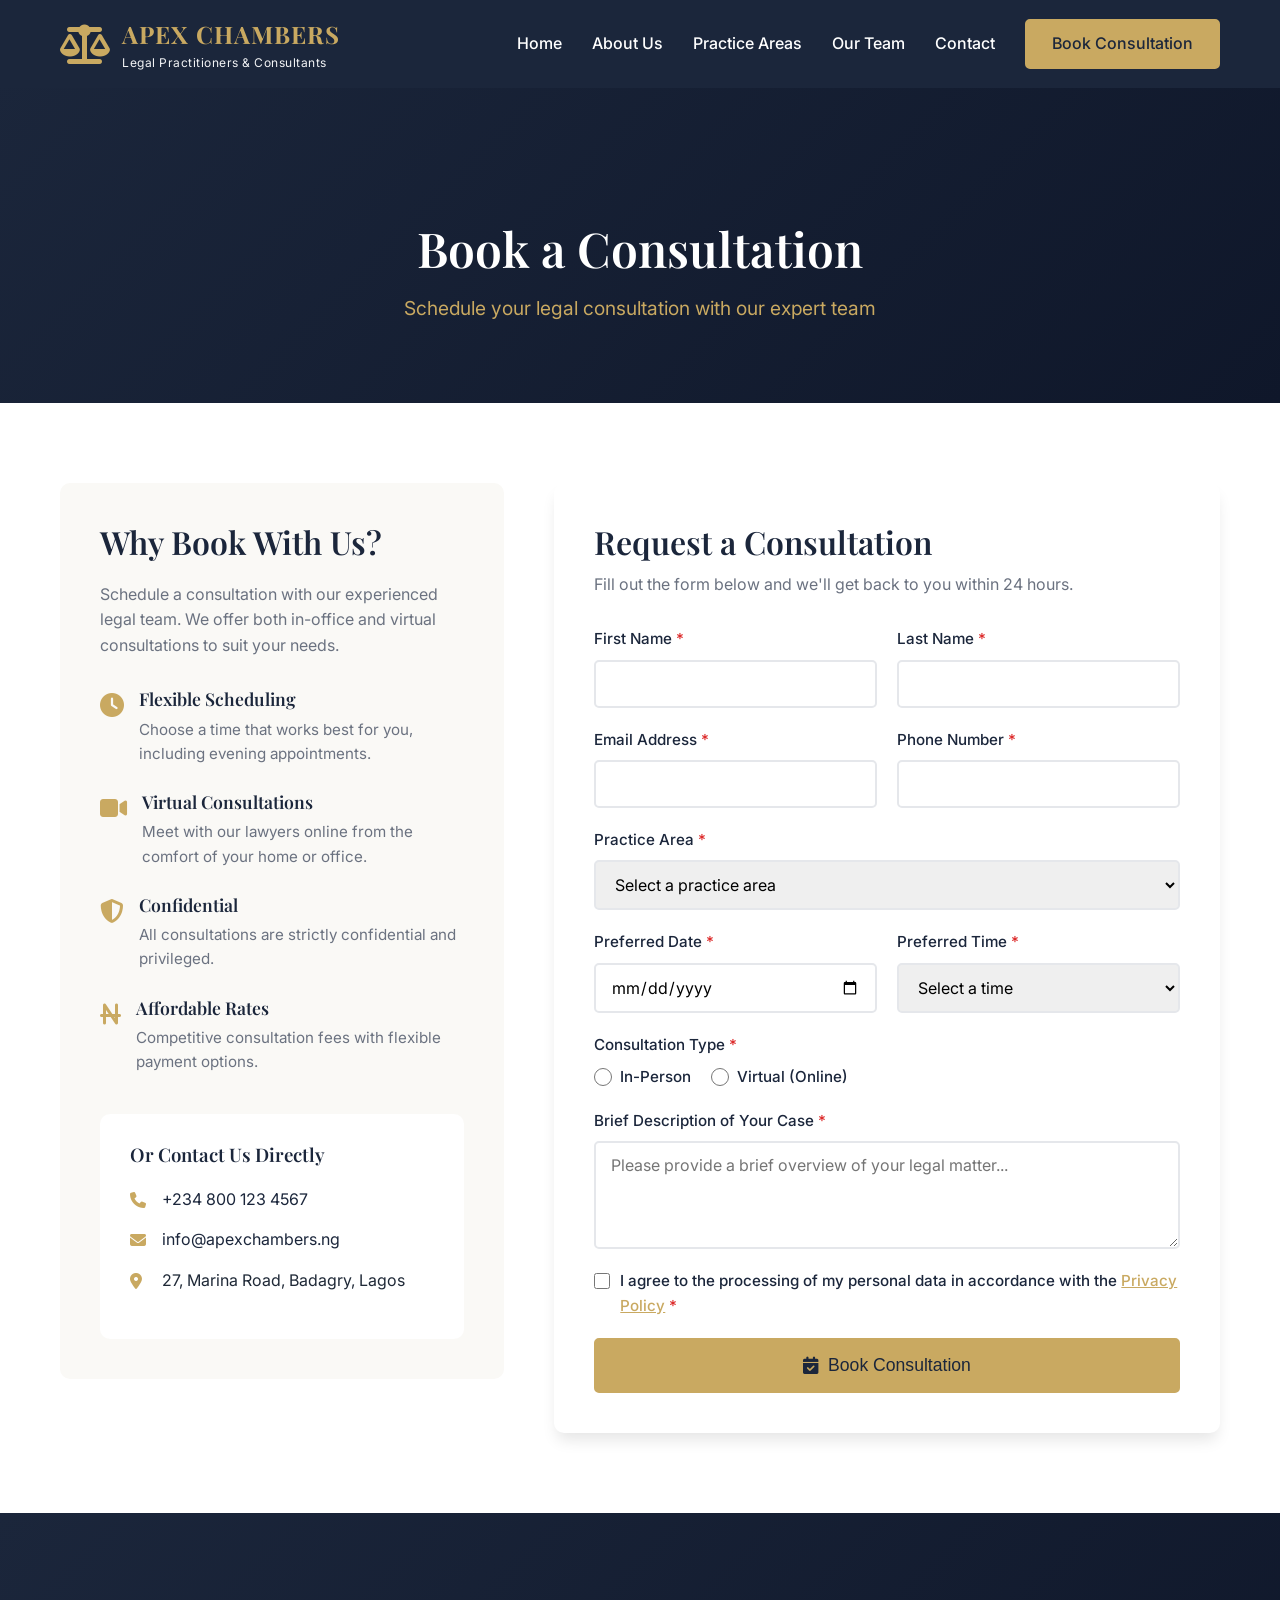
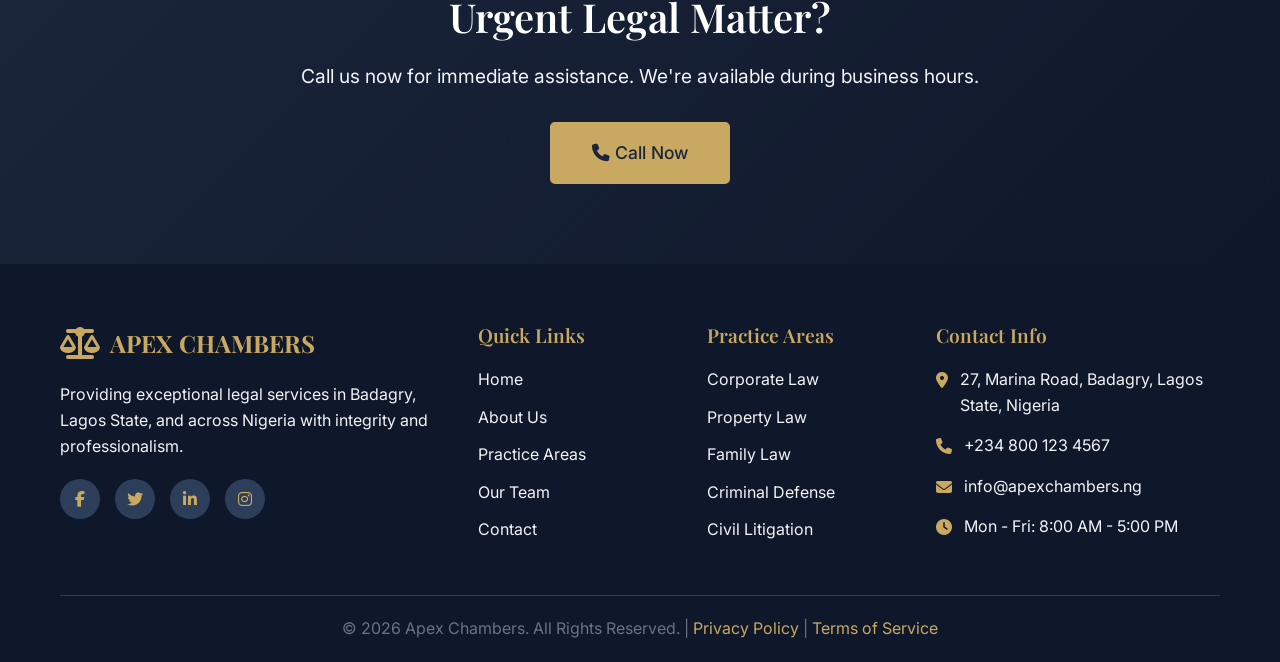
<file: booking.html>
<!DOCTYPE html>
<html lang="en">
<head>
    <meta charset="UTF-8">
    <meta name="viewport" content="width=device-width, initial-scale=1.0">
    <meta name="description" content="Book a consultation with Apex Chambers - Schedule your legal consultation online">
    <title>Book Consultation | Apex Chambers - Badagry Law Firm</title>
    <link rel="stylesheet" href="styles.css">
    <link href="https://fonts.googleapis.com/css2?family=Playfair+Display:wght@400;500;600;700&family=Inter:wght@300;400;500;600&display=swap" rel="stylesheet">
    <link rel="stylesheet" href="https://cdnjs.cloudflare.com/ajax/libs/font-awesome/6.4.0/css/all.min.css">
</head>
<body>
    <!-- Navigation -->
    <nav class="navbar" id="navbar">
        <div class="container">
            <div class="nav-wrapper">
                <div class="logo">
                    <i class="fas fa-scale-balanced"></i>
                    <div class="logo-text">
                        <span class="logo-main">APEX CHAMBERS</span>
                        <span class="logo-sub">Legal Practitioners & Consultants</span>
                    </div>
                </div>
                
                <button class="mobile-menu-toggle" id="mobileMenuToggle" aria-label="Toggle menu">
                    <span></span>
                    <span></span>
                    <span></span>
                </button>

                <ul class="nav-menu" id="navMenu">
                    <li><a href="index.html" class="nav-link">Home</a></li>
                    <li><a href="about.html" class="nav-link">About Us</a></li>
                    <li><a href="practice.html" class="nav-link">Practice Areas</a></li>
                    <li><a href="team.html" class="nav-link">Our Team</a></li>
                    <li><a href="contact.html" class="nav-link">Contact</a></li>
                    <li><a href="booking.html" class="btn btn-primary nav-cta">Book Consultation</a></li>
                </ul>
            </div>
        </div>
    </nav>

    <!-- Page Header -->
    <section class="page-header">
        <div class="container">
            <h1>Book a Consultation</h1>
            <p>Schedule your legal consultation with our expert team</p>
        </div>
    </section>

    <!-- Booking Section -->
    <section class="section-padding">
        <div class="container">
            <div class="booking-container">
                <div class="booking-info">
                    <h2>Why Book With Us?</h2>
                    <p>Schedule a consultation with our experienced legal team. We offer both in-office and virtual consultations to suit your needs.</p>
                    
                    <div class="booking-features">
                        <div class="booking-feature">
                            <i class="fas fa-clock"></i>
                            <div>
                                <h4>Flexible Scheduling</h4>
                                <p>Choose a time that works best for you, including evening appointments.</p>
                            </div>
                        </div>
                        
                        <div class="booking-feature">
                            <i class="fas fa-video"></i>
                            <div>
                                <h4>Virtual Consultations</h4>
                                <p>Meet with our lawyers online from the comfort of your home or office.</p>
                            </div>
                        </div>
                        
                        <div class="booking-feature">
                            <i class="fas fa-shield-halved"></i>
                            <div>
                                <h4>Confidential</h4>
                                <p>All consultations are strictly confidential and privileged.</p>
                            </div>
                        </div>
                        
                        <div class="booking-feature">
                            <i class="fas fa-naira-sign"></i>
                            <div>
                                <h4>Affordable Rates</h4>
                                <p>Competitive consultation fees with flexible payment options.</p>
                            </div>
                        </div>
                    </div>
                    
                    <div class="booking-contact">
                        <h3>Or Contact Us Directly</h3>
                        <ul>
                            <li><i class="fas fa-phone"></i> <a href="tel:+2348001234567">+234 800 123 4567</a></li>
                            <li><i class="fas fa-envelope"></i> <a href="mailto:info@apexchambers.ng">info@apexchambers.ng</a></li>
                            <li><i class="fas fa-location-dot"></i> 27, Marina Road, Badagry, Lagos</li>
                        </ul>
                    </div>
                </div>
                
                <div class="booking-form-wrapper">
                    <h2>Request a Consultation</h2>
                    <p>Fill out the form below and we'll get back to you within 24 hours.</p>
                    
                    <form id="bookingForm" class="booking-form">
                        <div class="form-row">
                            <div class="form-group">
                                <label for="firstName">First Name <span class="required">*</span></label>
                                <input type="text" id="firstName" name="firstName" required>
                            </div>
                            
                            <div class="form-group">
                                <label for="lastName">Last Name <span class="required">*</span></label>
                                <input type="text" id="lastName" name="lastName" required>
                            </div>
                        </div>
                        
                        <div class="form-row">
                            <div class="form-group">
                                <label for="email">Email Address <span class="required">*</span></label>
                                <input type="email" id="email" name="email" required>
                            </div>
                            
                            <div class="form-group">
                                <label for="phone">Phone Number <span class="required">*</span></label>
                                <input type="tel" id="phone" name="phone" required>
                            </div>
                        </div>
                        
                        <div class="form-group">
                            <label for="practiceArea">Practice Area <span class="required">*</span></label>
                            <select id="practiceArea" name="practiceArea" required>
                                <option value="">Select a practice area</option>
                                <option value="corporate">Corporate & Commercial Law</option>
                                <option value="property">Property & Real Estate</option>
                                <option value="family">Family Law</option>
                                <option value="criminal">Criminal Defense</option>
                                <option value="litigation">Civil Litigation</option>
                                <option value="immigration">Immigration Law</option>
                                <option value="other">Other</option>
                            </select>
                        </div>
                        
                        <div class="form-row">
                            <div class="form-group">
                                <label for="preferredDate">Preferred Date <span class="required">*</span></label>
                                <input type="date" id="preferredDate" name="preferredDate" required>
                            </div>
                            
                            <div class="form-group">
                                <label for="preferredTime">Preferred Time <span class="required">*</span></label>
                                <select id="preferredTime" name="preferredTime" required>
                                    <option value="">Select a time</option>
                                    <option value="9:00 AM">9:00 AM</option>
                                    <option value="10:00 AM">10:00 AM</option>
                                    <option value="11:00 AM">11:00 AM</option>
                                    <option value="12:00 PM">12:00 PM</option>
                                    <option value="2:00 PM">2:00 PM</option>
                                    <option value="3:00 PM">3:00 PM</option>
                                    <option value="4:00 PM">4:00 PM</option>
                                </select>
                            </div>
                        </div>
                        
                        <div class="form-group">
                            <label for="consultationType">Consultation Type <span class="required">*</span></label>
                            <div class="radio-group">
                                <label class="radio-label">
                                    <input type="radio" name="consultationType" value="in-person" required>
                                    <span>In-Person</span>
                                </label>
                                <label class="radio-label">
                                    <input type="radio" name="consultationType" value="virtual">
                                    <span>Virtual (Online)</span>
                                </label>
                            </div>
                        </div>
                        
                        <div class="form-group">
                            <label for="message">Brief Description of Your Case <span class="required">*</span></label>
                            <textarea id="message" name="message" rows="4" required placeholder="Please provide a brief overview of your legal matter..."></textarea>
                        </div>
                        
                        <div class="form-group">
                            <label class="checkbox-label">
                                <input type="checkbox" name="consent" required>
                                <span>I agree to the processing of my personal data in accordance with the <a href="#">Privacy Policy</a> <span class="required">*</span></span>
                            </label>
                        </div>
                        
                        <button type="submit" class="btn btn-primary btn-lg btn-block">
                            <i class="fas fa-calendar-check"></i> Book Consultation
                        </button>
                    </form>
                </div>
            </div>
        </div>
    </section>

    <!-- CTA Section -->
    <section class="cta-section">
        <div class="container">
            <div class="cta-content">
                <h2>Urgent Legal Matter?</h2>
                <p>Call us now for immediate assistance. We're available during business hours.</p>
                <div class="cta-buttons">
                    <a href="tel:+2348001234567" class="btn btn-primary btn-lg"><i class="fas fa-phone"></i> Call Now</a>
                </div>
            </div>
        </div>
    </section>

    <!-- Footer -->
    <footer class="footer">
        <div class="container">
            <div class="footer-grid">
                <div class="footer-col">
                    <div class="footer-logo">
                        <i class="fas fa-scale-balanced"></i>
                        <span>APEX CHAMBERS</span>
                    </div>
                    <p>Providing exceptional legal services in Badagry, Lagos State, and across Nigeria with integrity and professionalism.</p>
                    <div class="social-links">
                        <a href="#" aria-label="Facebook"><i class="fab fa-facebook-f"></i></a>
                        <a href="#" aria-label="Twitter"><i class="fab fa-twitter"></i></a>
                        <a href="#" aria-label="LinkedIn"><i class="fab fa-linkedin-in"></i></a>
                        <a href="#" aria-label="Instagram"><i class="fab fa-instagram"></i></a>
                    </div>
                </div>
                
                <div class="footer-col">
                    <h4>Quick Links</h4>
                    <ul class="footer-links">
                        <li><a href="index.html">Home</a></li>
                        <li><a href="about.html">About Us</a></li>
                        <li><a href="practice.html">Practice Areas</a></li>
                        <li><a href="team.html">Our Team</a></li>
                        <li><a href="contact.html">Contact</a></li>
                    </ul>
                </div>
                
                <div class="footer-col">
                    <h4>Practice Areas</h4>
                    <ul class="footer-links">
                        <li><a href="practice.html#corporate">Corporate Law</a></li>
                        <li><a href="practice.html#property">Property Law</a></li>
                        <li><a href="practice.html#family">Family Law</a></li>
                        <li><a href="practice.html#criminal">Criminal Defense</a></li>
                        <li><a href="practice.html#litigation">Civil Litigation</a></li>
                    </ul>
                </div>
                
                <div class="footer-col">
                    <h4>Contact Info</h4>
                    <ul class="contact-info">
                        <li><i class="fas fa-location-dot"></i> 27, Marina Road, Badagry, Lagos State, Nigeria</li>
                        <li><i class="fas fa-phone"></i> <a href="tel:+2348001234567">+234 800 123 4567</a></li>
                        <li><i class="fas fa-envelope"></i> <a href="mailto:info@apexchambers.ng">info@apexchambers.ng</a></li>
                        <li><i class="fas fa-clock"></i> Mon - Fri: 8:00 AM - 5:00 PM</li>
                    </ul>
                </div>
            </div>
            
            <div class="footer-bottom">
                <p>&copy; 2026 Apex Chambers. All Rights Reserved. | <a href="#">Privacy Policy</a> | <a href="#">Terms of Service</a></p>
            </div>
        </div>
    </footer>

    <script src="script.js"></script>
</body>
</html>
</file>
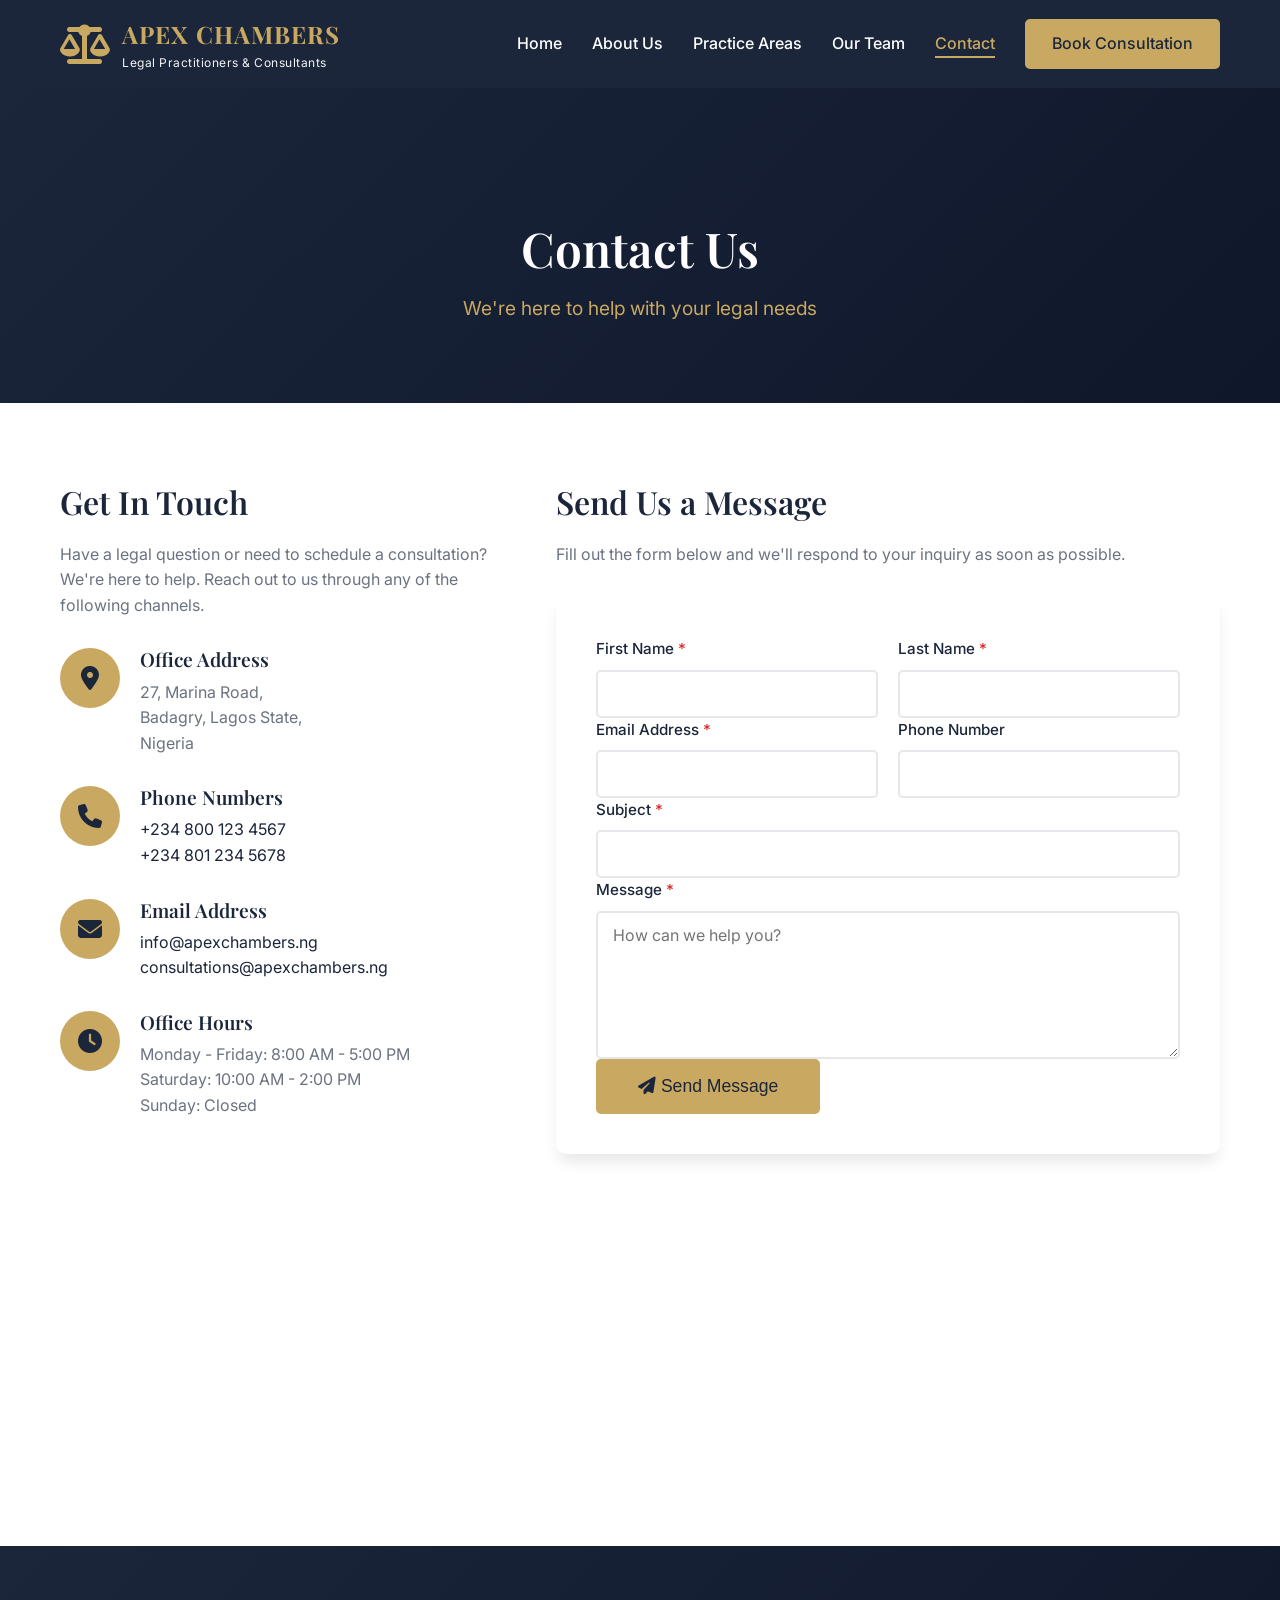
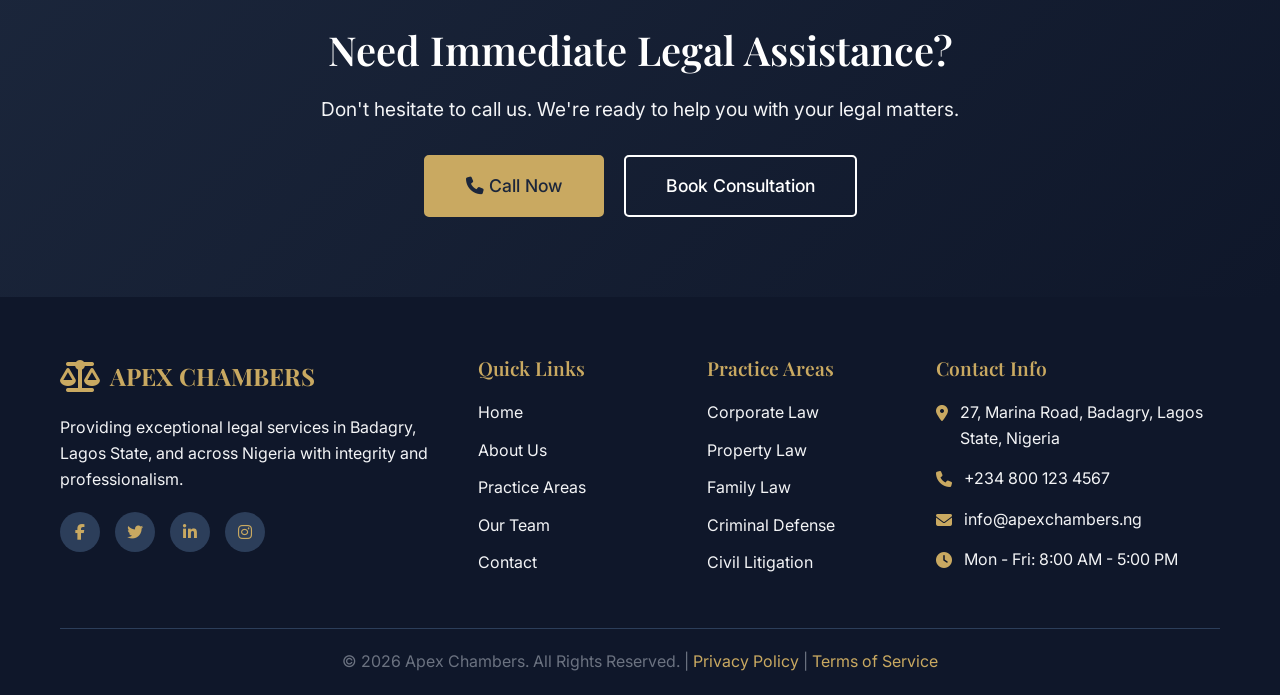
<file: contact.html>
<!DOCTYPE html>
<html lang="en">
<head>
    <meta charset="UTF-8">
    <meta name="viewport" content="width=device-width, initial-scale=1.0">
    <meta name="description" content="Contact Apex Chambers - Get in touch with our law firm in Badagry, Lagos">
    <title>Contact Us | Apex Chambers - Badagry Law Firm</title>
    <link rel="stylesheet" href="styles.css">
    <link href="https://fonts.googleapis.com/css2?family=Playfair+Display:wght@400;500;600;700&family=Inter:wght@300;400;500;600&display=swap" rel="stylesheet">
    <link rel="stylesheet" href="https://cdnjs.cloudflare.com/ajax/libs/font-awesome/6.4.0/css/all.min.css">
</head>
<body>
    <!-- Navigation -->
    <nav class="navbar" id="navbar">
        <div class="container">
            <div class="nav-wrapper">
                <div class="logo">
                    <i class="fas fa-scale-balanced"></i>
                    <div class="logo-text">
                        <span class="logo-main">APEX CHAMBERS</span>
                        <span class="logo-sub">Legal Practitioners & Consultants</span>
                    </div>
                </div>
                
                <button class="mobile-menu-toggle" id="mobileMenuToggle" aria-label="Toggle menu">
                    <span></span>
                    <span></span>
                    <span></span>
                </button>

                <ul class="nav-menu" id="navMenu">
                    <li><a href="index.html" class="nav-link">Home</a></li>
                    <li><a href="about.html" class="nav-link">About Us</a></li>
                    <li><a href="practice.html" class="nav-link">Practice Areas</a></li>
                    <li><a href="team.html" class="nav-link">Our Team</a></li>
                    <li><a href="contact.html" class="nav-link active">Contact</a></li>
                    <li><a href="booking.html" class="btn btn-primary nav-cta">Book Consultation</a></li>
                </ul>
            </div>
        </div>
    </nav>

    <!-- Page Header -->
    <section class="page-header">
        <div class="container">
            <h1>Contact Us</h1>
            <p>We're here to help with your legal needs</p>
        </div>
    </section>

    <!-- Contact Section -->
    <section class="section-padding">
        <div class="container">
            <div class="contact-container">
                <div class="contact-info-section">
                    <h2>Get In Touch</h2>
                    <p>Have a legal question or need to schedule a consultation? We're here to help. Reach out to us through any of the following channels.</p>
                    
                    <div class="contact-details">
                        <div class="contact-detail-item">
                            <div class="contact-icon">
                                <i class="fas fa-location-dot"></i>
                            </div>
                            <div>
                                <h4>Office Address</h4>
                                <p>27, Marina Road,<br>Badagry, Lagos State,<br>Nigeria</p>
                            </div>
                        </div>
                        
                        <div class="contact-detail-item">
                            <div class="contact-icon">
                                <i class="fas fa-phone"></i>
                            </div>
                            <div>
                                <h4>Phone Numbers</h4>
                                <p><a href="tel:+2348001234567">+234 800 123 4567</a><br><a href="tel:+2348012345678">+234 801 234 5678</a></p>
                            </div>
                        </div>
                        
                        <div class="contact-detail-item">
                            <div class="contact-icon">
                                <i class="fas fa-envelope"></i>
                            </div>
                            <div>
                                <h4>Email Address</h4>
                                <p><a href="mailto:info@apexchambers.ng">info@apexchambers.ng</a><br><a href="mailto:consultations@apexchambers.ng">consultations@apexchambers.ng</a></p>
                            </div>
                        </div>
                        
                        <div class="contact-detail-item">
                            <div class="contact-icon">
                                <i class="fas fa-clock"></i>
                            </div>
                            <div>
                                <h4>Office Hours</h4>
                                <p>Monday - Friday: 8:00 AM - 5:00 PM<br>Saturday: 10:00 AM - 2:00 PM<br>Sunday: Closed</p>
                            </div>
                        </div>
                    </div>
                    
                    <div class="map-container">
                        <iframe src="https://www.google.com/maps/embed?pb=!1m18!1m12!1m3!1d126526.78984746544!2d2.8167!3d6.4167!2m3!1f0!2f0!3f0!3m2!1i1024!2i768!4f13.1!3m3!1m2!1s0x102bfb1c3b0b0b0b%3A0x0b0b0b0b0b0b0b0b!2sBadagry%2C%20Lagos!5e0!3m2!1sen!2sng!4v1234567890" width="100%" height="300" style="border:0; border-radius: 10px;" allowfullscreen="" loading="lazy"></iframe>
                    </div>
                </div>
                
                <div class="contact-form-section">
                    <h2>Send Us a Message</h2>
                    <p>Fill out the form below and we'll respond to your inquiry as soon as possible.</p>
                    
                    <form id="contactForm" class="contact-form">
                        <div class="form-row">
                            <div class="form-group">
                                <label for="contactFirstName">First Name <span class="required">*</span></label>
                                <input type="text" id="contactFirstName" name="firstName" required>
                            </div>
                            
                            <div class="form-group">
                                <label for="contactLastName">Last Name <span class="required">*</span></label>
                                <input type="text" id="contactLastName" name="lastName" required>
                            </div>
                        </div>
                        
                        <div class="form-row">
                            <div class="form-group">
                                <label for="contactEmail">Email Address <span class="required">*</span></label>
                                <input type="email" id="contactEmail" name="email" required>
                            </div>
                            
                            <div class="form-group">
                                <label for="contactPhone">Phone Number</label>
                                <input type="tel" id="contactPhone" name="phone">
                            </div>
                        </div>
                        
                        <div class="form-group">
                            <label for="subject">Subject <span class="required">*</span></label>
                            <input type="text" id="subject" name="subject" required>
                        </div>
                        
                        <div class="form-group">
                            <label for="contactMessage">Message <span class="required">*</span></label>
                            <textarea id="contactMessage" name="message" rows="6" required placeholder="How can we help you?"></textarea>
                        </div>
                        
                        <button type="submit" class="btn btn-primary btn-lg">
                            <i class="fas fa-paper-plane"></i> Send Message
                        </button>
                    </form>
                </div>
            </div>
        </div>
    </section>

    <!-- CTA Section -->
    <section class="cta-section">
        <div class="container">
            <div class="cta-content">
                <h2>Need Immediate Legal Assistance?</h2>
                <p>Don't hesitate to call us. We're ready to help you with your legal matters.</p>
                <div class="cta-buttons">
                    <a href="tel:+2348001234567" class="btn btn-primary btn-lg"><i class="fas fa-phone"></i> Call Now</a>
                    <a href="booking.html" class="btn btn-outline-light btn-lg">Book Consultation</a>
                </div>
            </div>
        </div>
    </section>

    <!-- Footer -->
    <footer class="footer">
        <div class="container">
            <div class="footer-grid">
                <div class="footer-col">
                    <div class="footer-logo">
                        <i class="fas fa-scale-balanced"></i>
                        <span>APEX CHAMBERS</span>
                    </div>
                    <p>Providing exceptional legal services in Badagry, Lagos State, and across Nigeria with integrity and professionalism.</p>
                    <div class="social-links">
                        <a href="#" aria-label="Facebook"><i class="fab fa-facebook-f"></i></a>
                        <a href="#" aria-label="Twitter"><i class="fab fa-twitter"></i></a>
                        <a href="#" aria-label="LinkedIn"><i class="fab fa-linkedin-in"></i></a>
                        <a href="#" aria-label="Instagram"><i class="fab fa-instagram"></i></a>
                    </div>
                </div>
                
                <div class="footer-col">
                    <h4>Quick Links</h4>
                    <ul class="footer-links">
                        <li><a href="index.html">Home</a></li>
                        <li><a href="about.html">About Us</a></li>
                        <li><a href="practice.html">Practice Areas</a></li>
                        <li><a href="team.html">Our Team</a></li>
                        <li><a href="contact.html">Contact</a></li>
                    </ul>
                </div>
                
                <div class="footer-col">
                    <h4>Practice Areas</h4>
                    <ul class="footer-links">
                        <li><a href="practice.html#corporate">Corporate Law</a></li>
                        <li><a href="practice.html#property">Property Law</a></li>
                        <li><a href="practice.html#family">Family Law</a></li>
                        <li><a href="practice.html#criminal">Criminal Defense</a></li>
                        <li><a href="practice.html#litigation">Civil Litigation</a></li>
                    </ul>
                </div>
                
                <div class="footer-col">
                    <h4>Contact Info</h4>
                    <ul class="contact-info">
                        <li><i class="fas fa-location-dot"></i> 27, Marina Road, Badagry, Lagos State, Nigeria</li>
                        <li><i class="fas fa-phone"></i> <a href="tel:+2348001234567">+234 800 123 4567</a></li>
                        <li><i class="fas fa-envelope"></i> <a href="mailto:info@apexchambers.ng">info@apexchambers.ng</a></li>
                        <li><i class="fas fa-clock"></i> Mon - Fri: 8:00 AM - 5:00 PM</li>
                    </ul>
                </div>
            </div>
            
            <div class="footer-bottom">
                <p>&copy; 2026 Apex Chambers. All Rights Reserved. | <a href="#">Privacy Policy</a> | <a href="#">Terms of Service</a></p>
            </div>
        </div>
    </footer>

    <script src="script.js"></script>
</body>
</html>
</file>
<file: styles.css>
/* ===== CSS VARIABLES ===== */
:root {
    --gold: #C9A961;
    --gold-dark: #B8944F;
    --gold-light: #D4BC7E;
    --navy: #1B263B;
    --navy-dark: #0F172A;
    --navy-light: #2C3E5A;
    --cream: #FAF9F6;
    --white: #FFFFFF;
    --gray: #6B7280;
    --gray-light: #F3F4F6;
    --text-dark: #1F2937;
    --shadow: 0 4px 6px -1px rgba(0, 0, 0, 0.1);
    --shadow-lg: 0 10px 15px -3px rgba(0, 0, 0, 0.1);
    --transition: all 0.3s ease;
}

/* ===== RESET & BASE STYLES ===== */
* {
    margin: 0;
    padding: 0;
    box-sizing: border-box;
}

html {
    scroll-behavior: smooth;
}

body {
    font-family: 'Inter', sans-serif;
    color: var(--text-dark);
    line-height: 1.6;
    overflow-x: hidden;
}

h1, h2, h3, h4, h5, h6 {
    font-family: 'Playfair Display', serif;
    font-weight: 600;
    line-height: 1.2;
}

a {
    text-decoration: none;
    color: inherit;
    transition: var(--transition);
}

img {
    max-width: 100%;
    height: auto;
    display: block;
}

/* ===== UTILITY CLASSES ===== */
.container {
    max-width: 1200px;
    margin: 0 auto;
    padding: 0 20px;
}

.section-padding {
    padding: 80px 0;
}

.bg-light {
    background-color: var(--cream);
}

.text-center {
    text-align: center;
}

.mt-1 { margin-top: 1rem; }
.mt-2 { margin-top: 2rem; }

/* ===== BUTTONS ===== */
.btn {
    display: inline-block;
    padding: 12px 30px;
    border-radius: 5px;
    font-weight: 500;
    text-align: center;
    cursor: pointer;
    transition: var(--transition);
    border: 2px solid transparent;
    font-size: 1rem;
}

.btn-primary {
    background-color: var(--gold);
    color: var(--navy);
    border-color: var(--gold);
}

.btn-primary:hover {
    background-color: var(--gold-dark);
    border-color: var(--gold-dark);
    transform: translateY(-2px);
    box-shadow: var(--shadow-lg);
}

.btn-outline {
    background-color: transparent;
    color: var(--white);
    border-color: var(--white);
}

.btn-outline:hover {
    background-color: var(--white);
    color: var(--navy);
}

.btn-outline-light {
    background-color: transparent;
    color: var(--white);
    border-color: var(--white);
}

.btn-outline-light:hover {
    background-color: var(--white);
    color: var(--navy);
}

.btn-lg {
    padding: 15px 40px;
    font-size: 1.1rem;
}

/* ===== NAVIGATION ===== */
.navbar {
    position: fixed;
    top: 0;
    left: 0;
    right: 0;
    background-color: var(--navy);
    z-index: 1000;
    transition: var(--transition);
    padding: 15px 0;
}

.navbar.scrolled {
    background-color: rgba(27, 38, 59, 0.98);
    box-shadow: var(--shadow);
    padding: 10px 0;
}

.nav-wrapper {
    display: flex;
    justify-content: space-between;
    align-items: center;
}

.logo {
    display: flex;
    align-items: center;
    gap: 12px;
    color: var(--gold);
}

.logo i {
    font-size: 2.5rem;
}

.logo-text {
    display: flex;
    flex-direction: column;
}

.logo-main {
    font-family: 'Playfair Display', serif;
    font-size: 1.5rem;
    font-weight: 700;
    letter-spacing: 1px;
}

.logo-sub {
    font-size: 0.75rem;
    color: var(--gray-light);
    letter-spacing: 0.5px;
}

.nav-menu {
    display: flex;
    list-style: none;
    align-items: center;
    gap: 30px;
}

.nav-link {
    color: var(--white);
    font-weight: 500;
    position: relative;
    padding: 5px 0;
}

.nav-link::after {
    content: '';
    position: absolute;
    bottom: 0;
    left: 0;
    width: 0;
    height: 2px;
    background-color: var(--gold);
    transition: var(--transition);
}

.nav-link:hover::after,
.nav-link.active::after {
    width: 100%;
}

.nav-link:hover,
.nav-link.active {
    color: var(--gold);
}

.nav-cta {
    padding: 10px 25px;
}

.mobile-menu-toggle {
    display: none;
    flex-direction: column;
    gap: 5px;
    background: none;
    border: none;
    cursor: pointer;
    padding: 5px;
}

.mobile-menu-toggle span {
    width: 25px;
    height: 3px;
    background-color: var(--gold);
    transition: var(--transition);
    border-radius: 3px;
}

/* ===== HERO CAROUSEL ===== */
.hero-carousel {
    position: relative;
    height: 100vh;
    min-height: 600px;
    overflow: hidden;
}

.carousel-container {
    height: 100%;
    position: relative;
}

.carousel-slide {
    position: absolute;
    top: 0;
    left: 0;
    width: 100%;
    height: 100%;
    background-size: cover;
    background-position: center;
    opacity: 0;
    transition: opacity 1s ease-in-out;
    display: flex;
    align-items: center;
    justify-content: center;
}

.carousel-slide.active {
    opacity: 1;
}

.carousel-content {
    text-align: center;
    color: var(--white);
    max-width: 800px;
    padding: 0 20px;
    animation: fadeInUp 1s ease;
}

@keyframes fadeInUp {
    from {
        opacity: 0;
        transform: translateY(30px);
    }
    to {
        opacity: 1;
        transform: translateY(0);
    }
}

.hero-title {
    font-size: 3.5rem;
    margin-bottom: 20px;
    text-shadow: 2px 2px 4px rgba(0,0,0,0.5);
}

.hero-subtitle {
    font-size: 1.25rem;
    margin-bottom: 30px;
    line-height: 1.6;
}

.hero-cta {
    display: flex;
    gap: 20px;
    justify-content: center;
    flex-wrap: wrap;
}

.carousel-control {
    position: absolute;
    top: 50%;
    transform: translateY(-50%);
    background-color: rgba(201, 169, 97, 0.8);
    color: var(--navy);
    border: none;
    width: 50px;
    height: 50px;
    border-radius: 50%;
    cursor: pointer;
    font-size: 1.2rem;
    transition: var(--transition);
    z-index: 10;
}

.carousel-control:hover {
    background-color: var(--gold);
    transform: translateY(-50%) scale(1.1);
}

.carousel-control.prev {
    left: 20px;
}

.carousel-control.next {
    right: 20px;
}

.carousel-indicators {
    position: absolute;
    bottom: 30px;
    left: 50%;
    transform: translateX(-50%);
    display: flex;
    gap: 10px;
    z-index: 10;
}

.indicator {
    width: 12px;
    height: 12px;
    border-radius: 50%;
    border: 2px solid var(--gold);
    background-color: transparent;
    cursor: pointer;
    transition: var(--transition);
}

.indicator.active,
.indicator:hover {
    background-color: var(--gold);
}

/* ===== STATS SECTION ===== */
.stats-section {
    background-color: var(--gold);
    padding: 60px 0;
    position: relative;
    top: -50px;
    margin-bottom: -50px;
    z-index: 100;
    box-shadow: var(--shadow-lg);
}

.stats-grid {
    display: grid;
    grid-template-columns: repeat(4, 1fr);
    gap: 30px;
    text-align: center;
}

.stat-item {
    color: var(--navy);
}

.stat-number {
    font-size: 3rem;
    font-weight: 700;
    font-family: 'Playfair Display', serif;
    margin-bottom: 10px;
}

.stat-label {
    font-size: 1rem;
    font-weight: 500;
}

/* ===== SECTION HEADERS ===== */
.section-header {
    margin-bottom: 50px;
}

.section-title {
    font-size: 2.5rem;
    color: var(--navy);
    margin-bottom: 15px;
    position: relative;
    display: inline-block;
}

.section-title::after {
    content: '';
    position: absolute;
    bottom: -10px;
    left: 50%;
    transform: translateX(-50%);
    width: 60px;
    height: 3px;
    background-color: var(--gold);
}

.section-subtitle {
    color: var(--gray);
    font-size: 1.1rem;
    max-width: 600px;
    margin: 20px auto 0;
}

/* ===== PRACTICE AREAS ===== */
.practice-areas-grid {
    display: grid;
    grid-template-columns: repeat(3, 1fr);
    gap: 30px;
}

.practice-card {
    background-color: var(--white);
    padding: 40px 30px;
    border-radius: 10px;
    text-align: center;
    box-shadow: var(--shadow);
    transition: var(--transition);
    border-bottom: 3px solid transparent;
}

.practice-card:hover {
    transform: translateY(-10px);
    box-shadow: var(--shadow-lg);
    border-bottom-color: var(--gold);
}

.practice-icon {
    width: 80px;
    height: 80px;
    background-color: var(--cream);
    border-radius: 50%;
    display: flex;
    align-items: center;
    justify-content: center;
    margin: 0 auto 20px;
    font-size: 2rem;
    color: var(--gold);
    transition: var(--transition);
}

.practice-card:hover .practice-icon {
    background-color: var(--gold);
    color: var(--navy);
}

.practice-card h3 {
    color: var(--navy);
    margin-bottom: 15px;
    font-size: 1.5rem;
}

.practice-card p {
    color: var(--gray);
    margin-bottom: 20px;
}

.learn-more {
    color: var(--gold);
    font-weight: 600;
    display: inline-flex;
    align-items: center;
    gap: 8px;
}

.learn-more:hover {
    gap: 12px;
    color: var(--gold-dark);
}

/* ===== FEATURES ===== */
.feature-list {
    margin: 30px 0;
}

.feature-item {
    display: flex;
    gap: 20px;
    margin-bottom: 25px;
    align-items: flex-start;
}

.feature-item i {
    color: var(--gold);
    font-size: 1.5rem;
    margin-top: 5px;
}

.feature-item h4 {
    color: var(--navy);
    margin-bottom: 8px;
    font-size: 1.2rem;
}

.feature-item p {
    color: var(--gray);
}

/* ===== TESTIMONIALS ===== */
.testimonials-carousel {
    max-width: 800px;
    margin: 0 auto;
    position: relative;
}

.testimonial-slide {
    display: none;
    text-align: center;
    padding: 40px 20px;
}

.testimonial-slide.active {
    display: block;
    animation: fadeIn 0.5s ease;
}

@keyframes fadeIn {
    from { opacity: 0; }
    to { opacity: 1; }
}

.testimonial-rating {
    color: var(--gold);
    margin-bottom: 20px;
    font-size: 1.2rem;
}

.testimonial-text {
    font-size: 1.25rem;
    color: var(--text-dark);
    font-style: italic;
    margin-bottom: 30px;
    line-height: 1.8;
}

.testimonial-author {
    display: flex;
    align-items: center;
    justify-content: center;
    gap: 15px;
}

.testimonial-author img {
    width: 60px;
    height: 60px;
    border-radius: 50%;
    object-fit: cover;
    border: 3px solid var(--gold);
}

.testimonial-author h4 {
    color: var(--navy);
    margin-bottom: 5px;
}

.testimonial-author p {
    color: var(--gray);
    font-size: 0.9rem;
}

.testimonial-controls {
    display: flex;
    justify-content: center;
    gap: 15px;
    margin-top: 30px;
}

.testimonial-control {
    background-color: var(--navy);
    color: var(--gold);
    border: none;
    width: 45px;
    height: 45px;
    border-radius: 50%;
    cursor: pointer;
    transition: var(--transition);
    font-size: 1rem;
}

.testimonial-control:hover {
    background-color: var(--gold);
    color: var(--navy);
}

/* ===== CTA SECTION ===== */
.cta-section {
    background: linear-gradient(135deg, var(--navy) 0%, var(--navy-dark) 100%);
    padding: 80px 0;
    text-align: center;
}

.cta-content {
    max-width: 700px;
    margin: 0 auto;
}

.cta-content h2 {
    color: var(--white);
    font-size: 2.5rem;
    margin-bottom: 20px;
}

.cta-content p {
    color: var(--gray-light);
    font-size: 1.2rem;
    margin-bottom: 30px;
}

.cta-buttons {
    display: flex;
    gap: 20px;
    justify-content: center;
    flex-wrap: wrap;
}



/* ===== PAGE HEADER ===== */
.page-header {
    background: linear-gradient(135deg, var(--navy) 0%, var(--navy-dark) 100%);
    padding: 150px 0 80px;
    text-align: center;
    margin-top: 70px;
}

.page-header h1 {
    color: var(--white);
    font-size: 3rem;
    margin-bottom: 15px;
}

.page-header p {
    color: var(--gold);
    font-size: 1.2rem;
}

/* ===== VALUES LIST ===== */
.values-list {
    margin-top: 30px;
}

.value-item {
    display: flex;
    align-items: center;
    gap: 15px;
    margin-bottom: 15px;
    color: var(--text-dark);
}

.value-item i {
    color: var(--gold);
    font-size: 1.2rem;
}

/* ===== MISSION & VISION ===== */
.mission-vision-grid {
    display: grid;
    grid-template-columns: repeat(2, 1fr);
    gap: 40px;
}

.mv-card {
    background-color: var(--white);
    padding: 50px 40px;
    border-radius: 10px;
    text-align: center;
    box-shadow: var(--shadow);
    transition: var(--transition);
}

.mv-card:hover {
    transform: translateY(-5px);
    box-shadow: var(--shadow-lg);
}

.mv-icon {
    width: 90px;
    height: 90px;
    background-color: var(--gold);
    border-radius: 50%;
    display: flex;
    align-items: center;
    justify-content: center;
    margin: 0 auto 25px;
    font-size: 2.5rem;
    color: var(--navy);
}

.mv-card h3 {
    color: var(--navy);
    margin-bottom: 20px;
    font-size: 1.8rem;
}

.mv-card p {
    color: var(--gray);
    line-height: 1.8;
}

/* ===== FEATURES GRID ===== */
.features-grid-2 {
    display: grid;
    grid-template-columns: repeat(3, 1fr);
    gap: 30px;
}

.feature-box {
    text-align: center;
    padding: 40px 30px;
    background-color: var(--white);
    border-radius: 10px;
    box-shadow: var(--shadow);
    transition: var(--transition);
}

.feature-box:hover {
    transform: translateY(-5px);
    box-shadow: var(--shadow-lg);
}

.feature-box-icon {
    width: 80px;
    height: 80px;
    background-color: var(--cream);
    border-radius: 50%;
    display: flex;
    align-items: center;
    justify-content: center;
    margin: 0 auto 20px;
    font-size: 2rem;
    color: var(--gold);
}

.feature-box h4 {
    color: var(--navy);
    margin-bottom: 15px;
    font-size: 1.3rem;
}

.feature-box p {
    color: var(--gray);
}

@media (max-width: 992px) {
    .mission-vision-grid {
        grid-template-columns: 1fr;
    }
    
    .features-grid-2 {
        grid-template-columns: repeat(2, 1fr);
    }
}

@media (max-width: 768px) {
    .page-header h1 {
        font-size: 2.2rem;
    }
    
    .features-grid-2 {
        grid-template-columns: 1fr;
    }
}









/* ===== PRACTICE DETAIL ===== */
.practice-detail {
    margin-bottom: 60px;
}

.practice-detail-header {
    display: flex;
    align-items: center;
    gap: 20px;
    margin-bottom: 40px;
}

.practice-detail-icon {
    width: 80px;
    height: 80px;
    background-color: var(--gold);
    border-radius: 50%;
    display: flex;
    align-items: center;
    justify-content: center;
    font-size: 2.5rem;
    color: var(--navy);
}

.practice-detail-header h2 {
    color: var(--navy);
    font-size: 2.5rem;
}

.service-list {
    list-style: none;
    margin: 25px 0;
}

.service-list li {
    padding: 10px 0;
    display: flex;
    align-items: center;
    gap: 12px;
    color: var(--text-dark);
}

.service-list i {
    color: var(--gold);
}

.order-1 { order: 1; }
.order-2 { order: 2; }

@media (max-width: 768px) {
    .practice-detail-header {
        flex-direction: column;
        text-align: center;
    }
    
    .order-1, .order-2 {
        order: unset;
    }
}




/* ===== TEAM SECTION ===== */
.team-grid {
    display: grid;
    grid-template-columns: repeat(4, 1fr);
    gap: 30px;
}

.team-member {
    background-color: var(--white);
    border-radius: 10px;
    overflow: hidden;
    box-shadow: var(--shadow);
    transition: var(--transition);
}

.team-member:hover {
    transform: translateY(-10px);
    box-shadow: var(--shadow-lg);
}

.team-member-image {
    position: relative;
    overflow: hidden;
    height: 300px;
}

.team-member-image img {
    width: 100%;
    height: 100%;
    object-fit: cover;
    transition: var(--transition);
}

.team-member:hover .team-member-image img {
    transform: scale(1.1);
}

.team-social {
    position: absolute;
    bottom: -50px;
    left: 0;
    right: 0;
    background-color: rgba(201, 169, 97, 0.95);
    padding: 15px;
    display: flex;
    justify-content: center;
    gap: 15px;
    transition: var(--transition);
}

.team-member:hover .team-social {
    bottom: 0;
}

.team-social a {
    color: var(--navy);
    font-size: 1.2rem;
    transition: var(--transition);
}

.team-social a:hover {
    color: var(--white);
    transform: scale(1.2);
}

.team-member-info {
    padding: 25px;
    text-align: center;
}

.team-member-info h3 {
    color: var(--navy);
    margin-bottom: 8px;
    font-size: 1.3rem;
}

.team-position {
    color: var(--gold);
    font-weight: 600;
    margin-bottom: 15px;
    font-size: 0.95rem;
}

.team-bio {
    color: var(--gray);
    font-size: 0.9rem;
    line-height: 1.6;
    margin-bottom: 15px;
}

.team-specialties {
    display: flex;
    flex-wrap: wrap;
    gap: 8px;
    justify-content: center;
}

.team-specialties span {
    background-color: var(--cream);
    color: var(--navy);
    padding: 5px 12px;
    border-radius: 20px;
    font-size: 0.8rem;
    font-weight: 500;
}

@media (max-width: 1200px) {
    .team-grid {
        grid-template-columns: repeat(3, 1fr);
    }
}

@media (max-width: 992px) {
    .team-grid {
        grid-template-columns: repeat(2, 1fr);
    }
}

@media (max-width: 576px) {
    .team-grid {
        grid-template-columns: 1fr;
    }
}




/* ===== BOOKING PAGE ===== */
.booking-container {
    display: grid;
    grid-template-columns: 1fr 1.5fr;
    gap: 50px;
    align-items: start;
}

.booking-info {
    background-color: var(--cream);
    padding: 40px;
    border-radius: 10px;
}

.booking-info h2 {
    color: var(--navy);
    margin-bottom: 20px;
    font-size: 2rem;
}

.booking-info > p {
    color: var(--gray);
    margin-bottom: 30px;
}

.booking-features {
    margin-bottom: 40px;
}

.booking-feature {
    display: flex;
    gap: 15px;
    margin-bottom: 25px;
}

.booking-feature i {
    font-size: 1.5rem;
    color: var(--gold);
    margin-top: 5px;
}

.booking-feature h4 {
    color: var(--navy);
    margin-bottom: 8px;
    font-size: 1.1rem;
}

.booking-feature p {
    color: var(--gray);
    font-size: 0.95rem;
}

.booking-contact {
    background-color: var(--white);
    padding: 30px;
    border-radius: 10px;
}

.booking-contact h3 {
    color: var(--navy);
    margin-bottom: 20px;
}

.booking-contact ul {
    list-style: none;
}

.booking-contact li {
    display: flex;
    align-items: center;
    gap: 12px;
    margin-bottom: 15px;
    color: var(--text-dark);
}

.booking-contact i {
    color: var(--gold);
    width: 20px;
}

.booking-contact a {
    color: var(--navy);
}

.booking-contact a:hover {
    color: var(--gold);
}

.booking-form-wrapper {
    background-color: var(--white);
    padding: 40px;
    border-radius: 10px;
    box-shadow: var(--shadow-lg);
}

.booking-form-wrapper h2 {
    color: var(--navy);
    margin-bottom: 10px;
    font-size: 2rem;
}

.booking-form-wrapper > p {
    color: var(--gray);
    margin-bottom: 30px;
}

.booking-form {
    display: flex;
    flex-direction: column;
    gap: 20px;
}

.form-row {
    display: grid;
    grid-template-columns: 1fr 1fr;
    gap: 20px;
}

.form-group {
    display: flex;
    flex-direction: column;
    gap: 8px;
}

.form-group label {
    color: var(--navy);
    font-weight: 500;
    font-size: 0.95rem;
}

.required {
    color: #dc2626;
}

.form-group input,
.form-group select,
.form-group textarea {
    padding: 12px 15px;
    border: 2px solid #e5e7eb;
    border-radius: 5px;
    font-size: 1rem;
    font-family: 'Inter', sans-serif;
    transition: var(--transition);
}

.form-group input:focus,
.form-group select:focus,
.form-group textarea:focus {
    outline: none;
    border-color: var(--gold);
}

.radio-group {
    display: flex;
    gap: 20px;
}

.radio-label {
    display: flex;
    align-items: center;
    gap: 8px;
    cursor: pointer;
    color: var(--text-dark);
}

.radio-label input[type="radio"] {
    width: 18px;
    height: 18px;
    accent-color: var(--gold);
}

.checkbox-label {
    display: flex;
    align-items: flex-start;
    gap: 10px;
    cursor: pointer;
    color: var(--text-dark);
    font-size: 0.95rem;
}

.checkbox-label input[type="checkbox"] {
    width: 18px;
    height: 18px;
    margin-top: 3px;
    accent-color: var(--gold);
}

.checkbox-label a {
    color: var(--gold);
    text-decoration: underline;
}

.btn-block {
    width: 100%;
    display: flex;
    align-items: center;
    justify-content: center;
    gap: 10px;
}

@media (max-width: 992px) {
    .booking-container {
        grid-template-columns: 1fr;
    }
    
    .form-row {
        grid-template-columns: 1fr;
    }
}

@media (max-width: 576px) {
    .radio-group {
        flex-direction: column;
        gap: 10px;
    }
}




/* ===== CONTACT PAGE ===== */
.contact-container {
    display: grid;
    grid-template-columns: 1fr 1fr;
    gap: 50px;
}

.contact-info-section h2,
.contact-form-section h2 {
    color: var(--navy);
    margin-bottom: 20px;
    font-size: 2rem;
}

.contact-info-section > p,
.contact-form-section > p {
    color: var(--gray);
    margin-bottom: 30px;
}

.contact-details {
    margin-bottom: 40px;
}

.contact-detail-item {
    display: flex;
    gap: 20px;
    margin-bottom: 30px;
}

.contact-icon {
    width: 60px;
    height: 60px;
    background-color: var(--gold);
    border-radius: 50%;
    display: flex;
    align-items: center;
    justify-content: center;
    font-size: 1.5rem;
    color: var(--navy);
    flex-shrink: 0;
}

.contact-detail-item h4 {
    color: var(--navy);
    margin-bottom: 8px;
    font-size: 1.2rem;
}

.contact-detail-item p {
    color: var(--gray);
    line-height: 1.6;
}

.contact-detail-item a {
    color: var(--navy);
}

.contact-detail-item a:hover {
    color: var(--gold);
}

.map-container {
    margin-top: 30px;
}

.contact-form {
    background-color: var(--white);
    padding: 40px;
    border-radius: 10px;
    box-shadow: var(--shadow-lg);
}

@media (max-width: 992px) {
    .contact-container {
        grid-template-columns: 1fr;
    }
}

@media (max-width: 576px) {
    .contact-form {
        padding: 30px 20px;
    }
}
















/* ===== FOOTER ===== */
.footer {
    background-color: var(--navy-dark);
    color: var(--white);
    padding: 60px 0 0;
}

.footer-grid {
    display: grid;
    grid-template-columns: 2fr 1fr 1fr 1.5fr;
    gap: 40px;
    margin-bottom: 40px;
}

.footer-logo {
    display: flex;
    align-items: center;
    gap: 10px;
    color: var(--gold);
    font-family: 'Playfair Display', serif;
    font-size: 1.5rem;
    font-weight: 700;
    margin-bottom: 20px;
}

.footer-logo i {
    font-size: 2rem;
}

.footer-col p {
    color: var(--gray-light);
    margin-bottom: 20px;
}

.footer-col h4 {
    color: var(--gold);
    margin-bottom: 20px;
    font-size: 1.2rem;
}

.footer-links {
    list-style: none;
}

.footer-links li {
    margin-bottom: 12px;
}

.footer-links a {
    color: var(--gray-light);
    transition: var(--transition);
}

.footer-links a:hover {
    color: var(--gold);
    padding-left: 5px;
}

.contact-info {
    list-style: none;
}

.contact-info li {
    display: flex;
    gap: 12px;
    margin-bottom: 15px;
    color: var(--gray-light);
    align-items: flex-start;
}

.contact-info i {
    color: var(--gold);
    margin-top: 5px;
}

.contact-info a {
    color: var(--gray-light);
}

.contact-info a:hover {
    color: var(--gold);
}

.social-links {
    display: flex;
    gap: 15px;
}

.social-links a {
    width: 40px;
    height: 40px;
    background-color: var(--navy-light);
    border-radius: 50%;
    display: flex;
    align-items: center;
    justify-content: center;
    color: var(--gold);
    transition: var(--transition);
}

.social-links a:hover {
    background-color: var(--gold);
    color: var(--navy);
    transform: translateY(-3px);
}

.footer-bottom {
    border-top: 1px solid var(--navy-light);
    padding: 20px 0;
    text-align: center;
    color: var(--gray);
}

.footer-bottom a {
    color: var(--gold);
}

/* ===== RESPONSIVE DESIGN ===== */
@media (max-width: 992px) {
    .nav-menu {
        position: fixed;
        top: 70px;
        left: -100%;
        width: 100%;
        height: calc(100vh - 70px);
        background-color: var(--navy);
        flex-direction: column;
        padding: 40px 20px;
        transition: var(--transition);
        gap: 20px;
    }
    
    .nav-menu.active {
        left: 0;
    }
    
    .mobile-menu-toggle {
        display: flex;
    }
    
    .hero-title {
        font-size: 2.5rem;
    }
    
    .stats-grid {
        grid-template-columns: repeat(2, 1fr);
    }
    
    .practice-areas-grid {
        grid-template-columns: repeat(2, 1fr);
    }
    
    .footer-grid {
        grid-template-columns: 1fr 1fr;
    }
}

@media (max-width: 768px) {
    .hero-title {
        font-size: 2rem;
    }
    
    .hero-subtitle {
        font-size: 1rem;
    }
    
    .section-title {
        font-size: 2rem;
    }
    
    .practice-areas-grid {
        grid-template-columns: 1fr;
    }
    
    .footer-grid {
        grid-template-columns: 1fr;
    }
    
    .stats-section {
        top: -30px;
        margin-bottom: -30px;
    }
    
    .stat-number {
        font-size: 2.5rem;
    }
}

@media (max-width: 480px) {
    .hero-title {
        font-size: 1.75rem;
    }
    
    .hero-cta {
        flex-direction: column;
        width: 100%;
    }
    
    .hero-cta .btn {
        width: 100%;
    }
    
    .carousel-control {
        width: 40px;
        height: 40px;
    }
    
    .section-padding {
        padding: 50px 0;
    }
}

/* ===== ROW & COLUMN SYSTEM ===== */
.row {
    display: flex;
    flex-wrap: wrap;
    margin: 0 -15px;
}

.col-md-6 {
    flex: 0 0 50%;
    max-width: 50%;
    padding: 0 15px;
}

.align-center {
    align-items: center;
}

.img-responsive {
    width: 100%;
}

.rounded {
    border-radius: 10px;
}

@media (max-width: 768px) {
    .col-md-6 {
        flex: 0 0 100%;
        max-width: 100%;
    }
}
</file>
